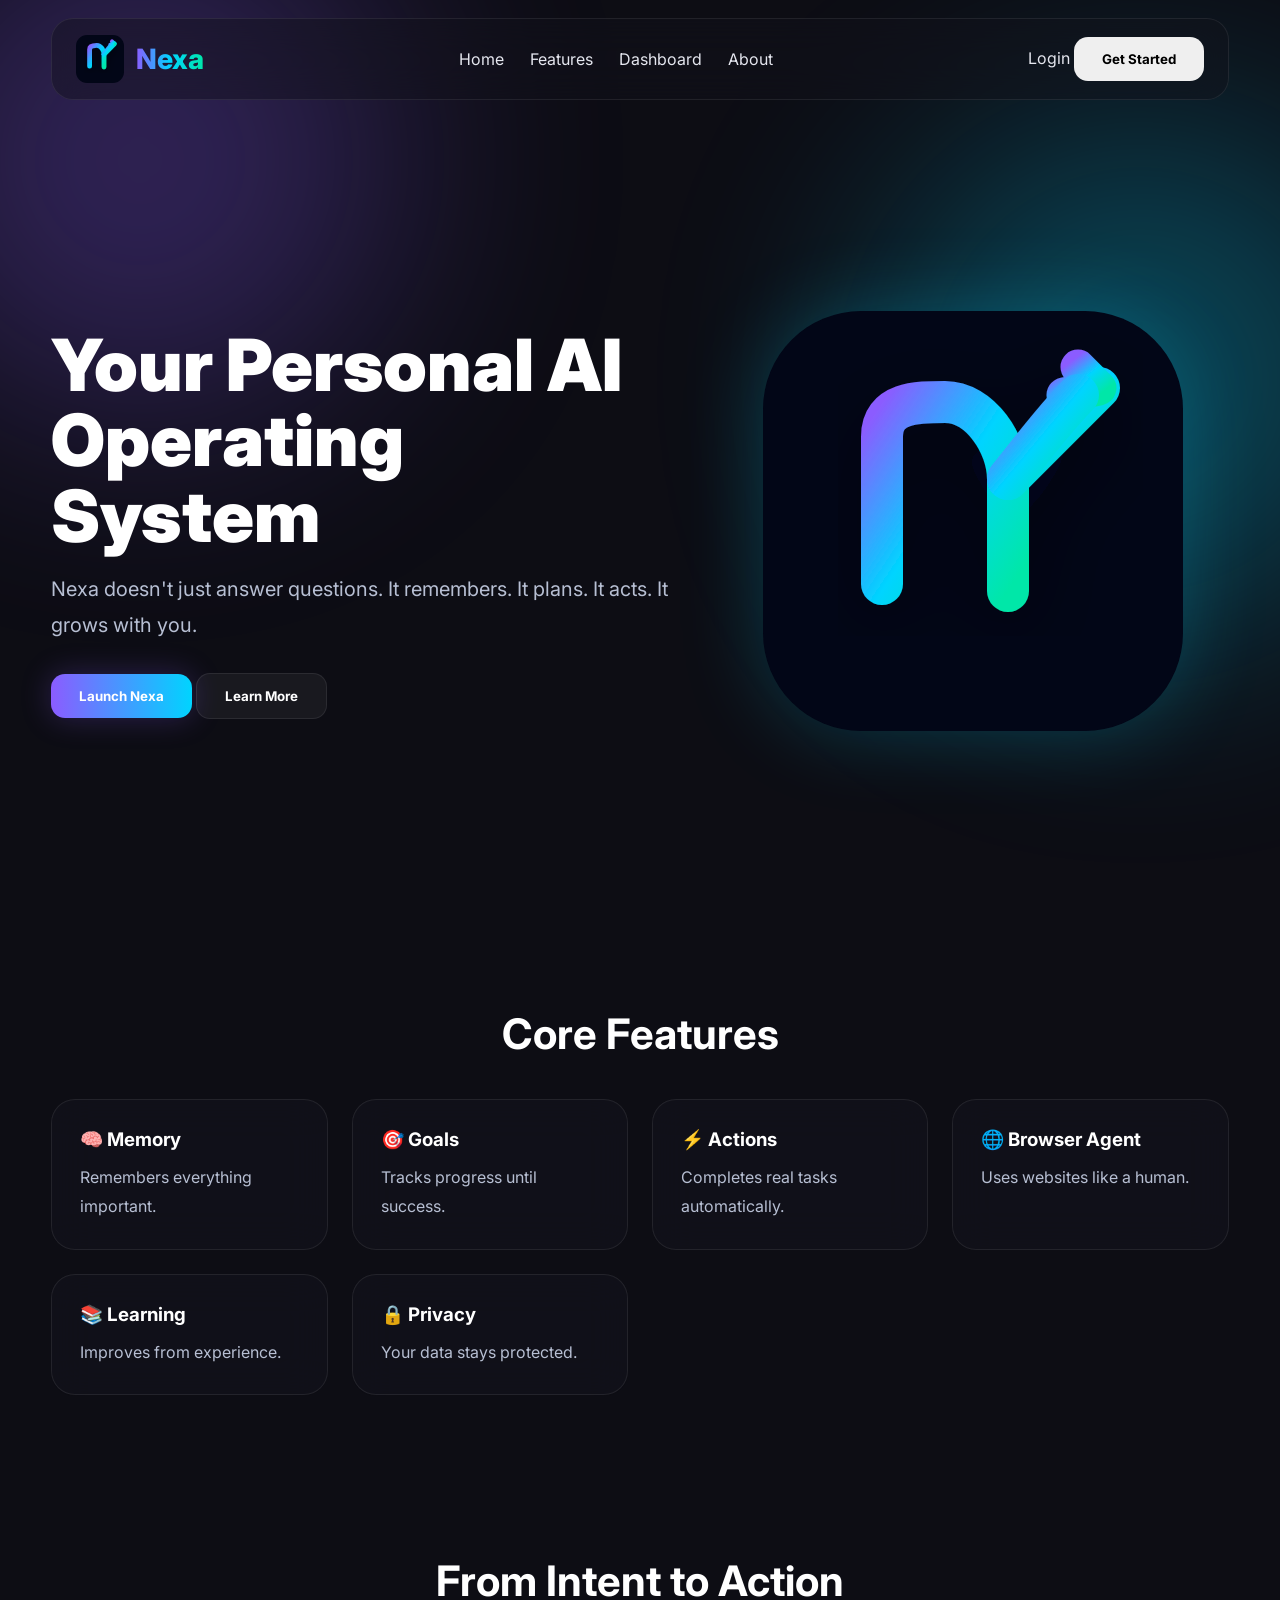
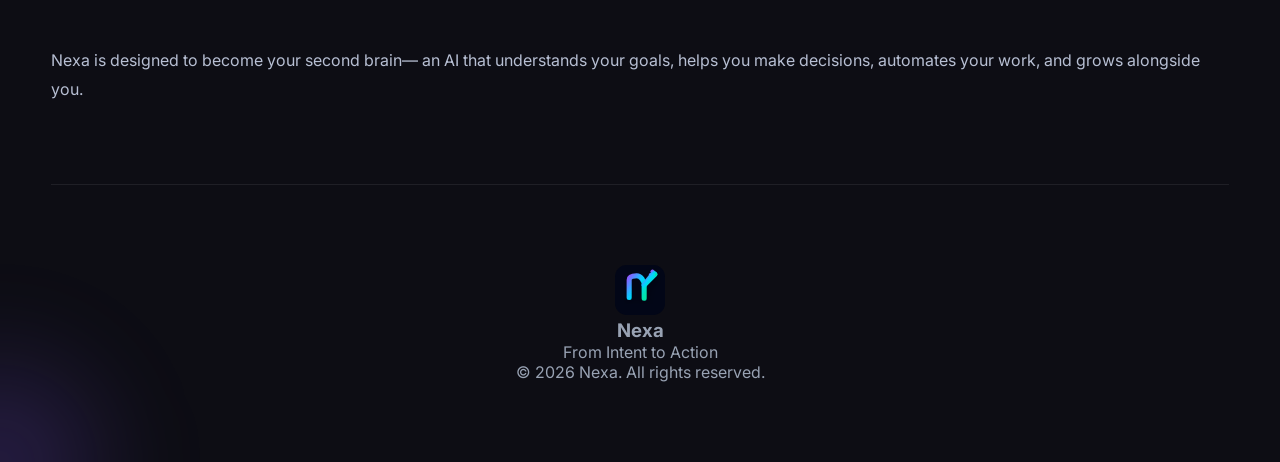
<file: index.html/index.html>
<!DOCTYPE html>
<html lang="en">
<head>

<meta charset="UTF-8">
<meta name="viewport" content="width=device-width, initial-scale=1.0">

<title>Nexa | From Intent to Action</title>

<link rel="preconnect" href="https://fonts.googleapis.com">
<link rel="preconnect" href="https://fonts.gstatic.com" crossorigin>

<link href="https://fonts.googleapis.com/css2?family=Inter:wght@300;400;500;600;700;800;900&display=swap" rel="stylesheet">

<link rel="stylesheet" href="/nexa_premium_style.css">

<style>
  nav {
    position: static !important;
    top: auto !important;
  }
</style>

<link rel="icon" href="/images/logo.svg" type="image/svg+xml">

</head>

<body>

<!-- Background -->

<div class="background">
    <div class="blur blur1"></div>
    <div class="blur blur2"></div>
</div>

<!-- Navigation -->

<nav>

<div class="logo">

<img src="/images/logo.svg" alt="Nexa Logo">

<span>Nexa</span>

</div>

<ul>

<li><a href="#">Home</a></li>
<li><a href="#">Features</a></li>
<li><a href="/dashboard/dashboard.html">Dashboard</a></li>
<li><a href="#">About</a></li>

</ul>

<div class="nav-buttons">

<a class="login" href="/frontend.gitkeep/Nexa_Authentication_Starter/login.html">Login</a>

<button class="start">Get Started</button>

</div>

</nav>

<!-- Hero -->

<section class="hero">

<div class="hero-left">

<h1>

Your Personal

<span>AI Operating System</span>

</h1>

<p>

Nexa doesn't just answer questions.

It remembers.

It plans.

It acts.

It grows with you.

</p>

<div class="hero-buttons">

<button class="primary">

Launch Nexa

</button>

<button class="secondary">

Learn More

</button>

</div>

</div>

<div class="hero-right">

<img src="/images/logo.svg" alt="Nexa">

</div>

</section>

<!-- Features -->

<section class="features">

<h2>Core Features</h2>

<div class="cards">

<div class="card">

<h3>🧠 Memory</h3>

<p>

Remembers everything important.

</p>

</div>

<div class="card">

<h3>🎯 Goals</h3>

<p>

Tracks progress until success.

</p>

</div>

<div class="card">

<h3>⚡ Actions</h3>

<p>

Completes real tasks automatically.

</p>

</div>

<div class="card">

<h3>🌐 Browser Agent</h3>

<p>

Uses websites like a human.

</p>

</div>

<div class="card">

<h3>📚 Learning</h3>

<p>

Improves from experience.

</p>

</div>

<div class="card">

<h3>🔒 Privacy</h3>

<p>

Your data stays protected.

</p>

</div>

</div>

</section>

<!-- Vision -->

<section class="vision">

<h2>

From Intent to Action

</h2>

<p>

Nexa is designed to become your second brain—

an AI that understands your goals,

helps you make decisions,

automates your work,

and grows alongside you.

</p>

</section>

<!-- Footer -->

<footer>

<img src="/images/logo.svg" width="50">

<h3>Nexa</h3>

<p>

From Intent to Action

</p>

<p>

© 2026 Nexa. All rights reserved.

</p>

</footer>

<script src="/script.js"></script>

</body>
</html>
</file>
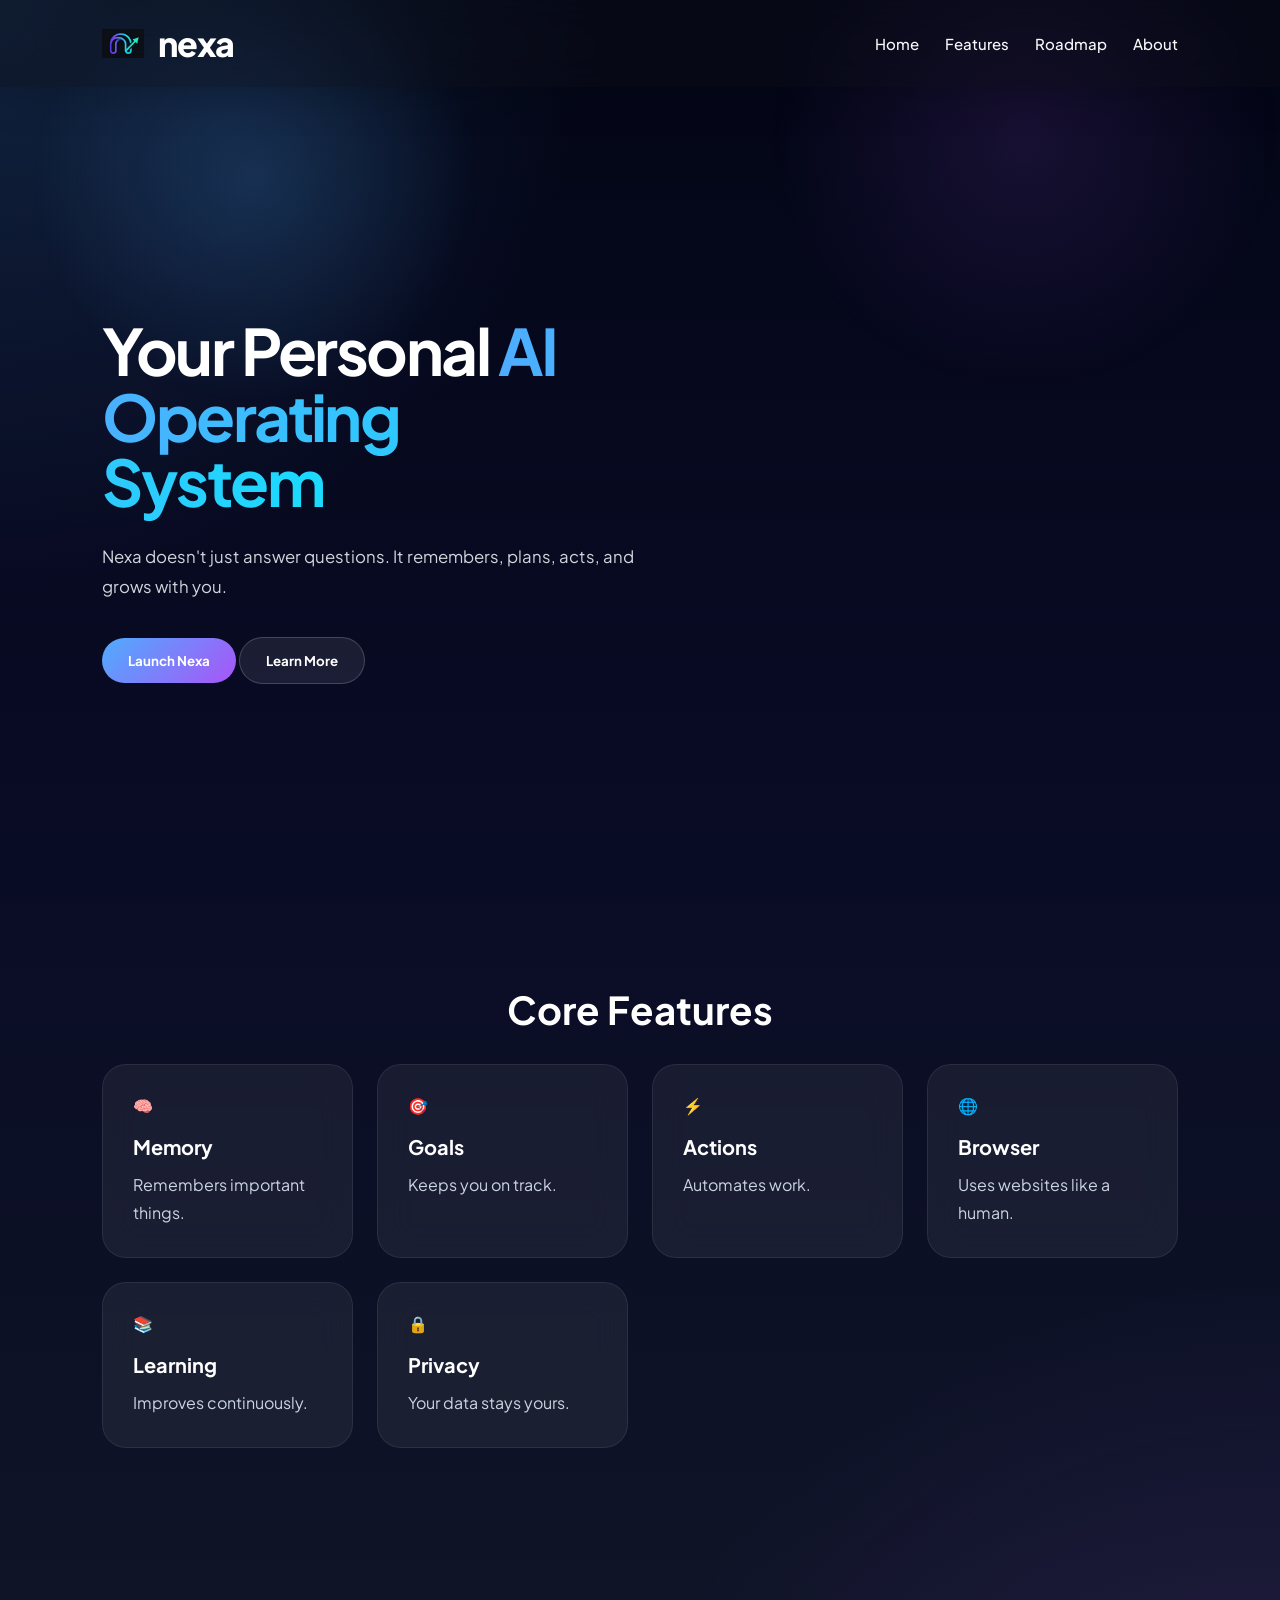
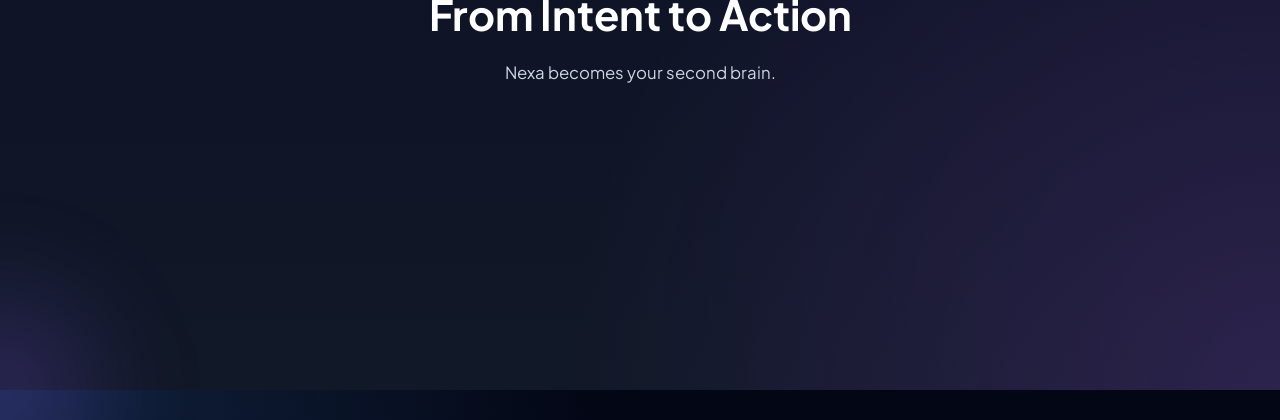
<file: Nexa_Premium_Index.html>
<!DOCTYPE html>
<html lang="en">
<head>
<meta charset="UTF-8">
<meta name="viewport" content="width=device-width,initial-scale=1.0">
<title>Nexa | From Intent to Action</title>
<link href="https://fonts.googleapis.com/css2?family=Plus+Jakarta+Sans:wght@300;400;500;600;700;800&display=swap" rel="stylesheet">
<style>
*{margin:0;padding:0;box-sizing:border-box;font-family:'Plus Jakarta Sans',Inter,sans-serif}
body{overflow-x:hidden;background:radial-gradient(circle at top left,rgba(79,172,254,.18),transparent 25%),radial-gradient(circle at bottom right,rgba(168,85,247,.18),transparent 30%),linear-gradient(180deg,#030615,#090b25 38%,#111827 100%);color:#fff;scroll-behavior:smooth}
body::before{content:"";position:fixed;inset:0;background:radial-gradient(circle at 20% 20%,rgba(79,172,254,.18),transparent 18%),radial-gradient(circle at 80% 15%,rgba(168,85,247,.12),transparent 20%);pointer-events:none;z-index:-1}
nav{display:flex;align-items:center;justify-content:space-between;padding:22px 8%;position:sticky;top:0;background:rgba(7,11,27,.8);backdrop-filter:blur(18px);box-shadow:0 10px 40px rgba(0,0,0,.18);z-index:10;transition:background .35s ease,transform .35s ease}
.logo{font-family:'Plus Jakarta Sans',Inter,sans-serif;font-size:34px;font-weight:900;letter-spacing:-.04em;text-transform:lowercase;display:flex;align-items:center;gap:14px}
.logo img{width:42px;height:42px;object-fit:contain}
nav ul{display:flex;gap:26px;list-style:none}
nav a{text-decoration:none;color:#f8fafc;font-size:15px;font-weight:500;transition:color .25s ease}
nav a:hover{color:#7dd3fc}
button{padding:14px 26px;border:none;border-radius:999px;font-weight:700;cursor:pointer;transition:transform .35s ease,box-shadow .35s ease,background .35s ease,color .35s ease}
.primary{background:linear-gradient(135deg,#4facfe,#a855f7);color:#fff}
.secondary{background:rgba(255,255,255,.08);border:1px solid rgba(255,255,255,.18);color:#fff}
button:hover{transform:translateY(-3px);box-shadow:0 18px 40px rgba(79,172,254,.18)}
.hero{display:flex;flex-wrap:wrap;align-items:center;justify-content:space-between;padding:100px 8%;min-height:92vh}
.hero-left{max-width:560px;animation:fade 1s ease-out forwards}
.hero h1{font-size:clamp(3rem,5vw,5.25rem);line-height:1.02;letter-spacing:-.04em;max-width:11ch}
.hero h1 span{background:linear-gradient(90deg,#4facfe,#00f2fe,#be22ff);background-size:300%;-webkit-background-clip:text;-webkit-text-fill-color:transparent;animation:g 5s linear infinite}
@keyframes g{to{background-position:300%}}
.hero p{margin:28px 0 34px;color:#d1d5db;font-size:1.05rem;max-width:620px;line-height:1.8}
.features{padding:70px 8%}.features h2{text-align:center;margin-bottom:30px;font-size:2.4rem}
.cards{display:grid;grid-template-columns:repeat(auto-fit,minmax(240px,1fr));gap:24px}
.card{background:rgba(255,255,255,.06);backdrop-filter:blur(18px);border:1px solid rgba(255,255,255,.08);padding:30px;border-radius:24px;transition:transform .45s ease,box-shadow .45s ease,opacity .45s ease;opacity:0;transform:translateY(32px)}
.card.show,.vision.show,footer.show{opacity:1;transform:translateY(0)}
.card:hover{transform:translateY(-12px) scale(1.02);box-shadow:0 24px 60px rgba(79,172,254,.16)}
.card h3{margin:18px 0 12px;font-size:1.25rem}
.card p{color:#cbd5e1;line-height:1.75}
.vision,footer{padding:70px 8%;text-align:center;opacity:0;transform:translateY(30px);transition:.7s}
.vision h2{font-size:2.6rem;margin-bottom:18px}
.vision p{max-width:680px;margin:0 auto;color:#cbd5e1;line-height:1.8;font-size:1.05rem}
footer{padding-bottom:90px}
footer h3{margin-bottom:18px;font-size:1.6rem}
footer p{color:#94a3b8}
@keyframes fade{from{opacity:0;transform:translateY(25px)}to{opacity:1;transform:translateY(0)}}
</style>
</head>
<body>
<nav><div class="logo"><img src="WhatsApp Image 2026-06-21 at 10.13.36 PM.jpeg" alt="Nexa logo">Nexa</div><ul><li><a href="#">Home</a></li><li><a href="#">Features</a></li><li><a href="#">Roadmap</a></li><li><a href="#">About</a></li></ul></nav>
<section class="hero">
<div class="hero-left">
<h1>Your Personal <span>AI Operating System</span></h1>
<p>Nexa doesn't just answer questions. It remembers, plans, acts, and grows with you.</p>
<button class="primary">Launch Nexa</button>
<button class="secondary">Learn More</button>
</div>
</section>
<section class="features"><h2>Core Features</h2>
<div class="cards">
<div class="card">🧠 <h3>Memory</h3><p>Remembers important things.</p></div>
<div class="card">🎯 <h3>Goals</h3><p>Keeps you on track.</p></div>
<div class="card">⚡ <h3>Actions</h3><p>Automates work.</p></div>
<div class="card">🌐 <h3>Browser</h3><p>Uses websites like a human.</p></div>
<div class="card">📚 <h3>Learning</h3><p>Improves continuously.</p></div>
<div class="card">🔒 <h3>Privacy</h3><p>Your data stays yours.</p></div>
</div></section>
<section class="vision"><h2>From Intent to Action</h2><p>Nexa becomes your second brain.</p></section>
<footer><h3>Nexa</h3><p>©2026 All rights reserved.</p></footer>
<script>
// =========================
// Nexa Script
// =========================

document.addEventListener("DOMContentLoaded", () => {

    // Reveal animation
    const reveals = document.querySelectorAll(".card, .hero-left, .hero-right, .vision");

    const observer = new IntersectionObserver((entries)=>{
        entries.forEach(entry=>{
            if(entry.isIntersecting){
                entry.target.style.opacity="1";
                entry.target.style.transform="translateY(0)";
            }
        });
    },{threshold:0.15});

    reveals.forEach(item=>{
        item.style.opacity="0";
        item.style.transform="translateY(50px)";
        item.style.transition="0.8s ease";
        observer.observe(item);
    });

    // Smooth Scroll

    document.querySelectorAll("a").forEach(link=>{

        link.addEventListener("click",function(e){

            const href=this.getAttribute("href");

            if(href && href.startsWith("#")){

                e.preventDefault();

                document.querySelector(href).scrollIntoView({
                    behavior:"smooth"
                });

            }

        });

    });

});

// Mouse Glow

const glow=document.createElement("div");

glow.style.position="fixed";
glow.style.width="300px";
glow.style.height="300px";
glow.style.borderRadius="50%";
glow.style.pointerEvents="none";
glow.style.background="radial-gradient(circle, rgba(139,92,255,.25), transparent 70%)";
glow.style.filter="blur(40px)";
glow.style.transform="translate(-50%,-50%)";
glow.style.zIndex="-1";

document.body.appendChild(glow);

window.addEventListener("mousemove",(e)=>{
    glow.style.left=e.clientX+"px";
    glow.style.top=e.clientY+"px";
});

// Navbar Blur

window.addEventListener("scroll",()=>{
    const nav=document.querySelector("nav");
    if(window.scrollY>20){
        nav.style.background="rgba(15,15,25,.75)";
        nav.style.backdropFilter="blur(18px)";
    }else{
        nav.style.background="rgba(15,15,25,.35)";
    }
});

// Floating Logo

const logo=document.querySelector(".hero-right img");

if(logo){
    setInterval(()=>{
        logo.animate([
            { transform:"translateY(0px)" },
            { transform:"translateY(-12px)" },
            { transform:"translateY(0px)" }
        ],{
            duration:3500,
            iterations:1
        });
    },3500);
}
</script>
</body></html>
</file>
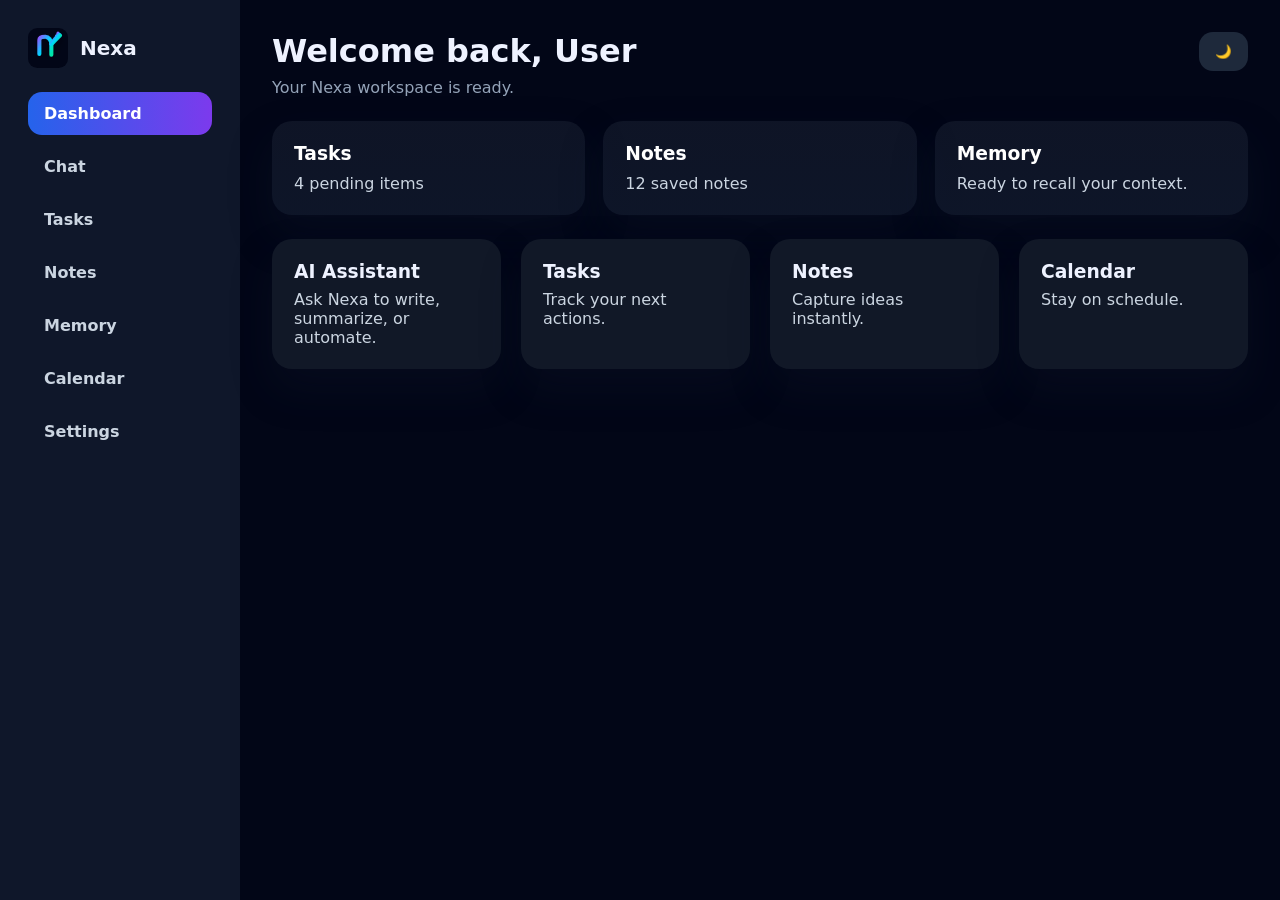
<file: dashboard/dashboard.html>
<!DOCTYPE html>
<html lang="en">
<head>
  <meta charset="UTF-8">
  <meta name="viewport" content="width=device-width, initial-scale=1.0">
  <title>Nexa Dashboard</title>
  <link rel="stylesheet" href="dashboard.css">
</head>
<body>
  <aside>
    <div class="brand">
      <img src="../images/logo.svg" alt="Nexa logo">
      <h1>Nexa</h1>
    </div>
    <nav>
      <a class="active" href="#">Dashboard</a>
      <a href="#">Chat</a>
      <a href="#">Tasks</a>
      <a href="#">Notes</a>
      <a href="#">Memory</a>
      <a href="#">Calendar</a>
      <a href="#">Settings</a>
    </nav>
  </aside>
  <main>
    <header>
      <div>
        <h2>Welcome back, User</h2>
        <p>Your Nexa workspace is ready.</p>
      </div>
      <div class="actions">
        <button id="theme">🌙</button>
      </div>
    </header>
    <section class="stats">
      <article class="stat-card">
        <h3>Tasks</h3>
        <p>4 pending items</p>
      </article>
      <article class="stat-card">
        <h3>Notes</h3>
        <p>12 saved notes</p>
      </article>
      <article class="stat-card">
        <h3>Memory</h3>
        <p>Ready to recall your context.</p>
      </article>
    </section>
    <section class="grid">
      <div class="card"><h3>AI Assistant</h3><p>Ask Nexa to write, summarize, or automate.</p></div>
      <div class="card"><h3>Tasks</h3><p>Track your next actions.</p></div>
      <div class="card"><h3>Notes</h3><p>Capture ideas instantly.</p></div>
      <div class="card"><h3>Calendar</h3><p>Stay on schedule.</p></div>
    </section>
  </main>
  <script src="dashboard.js"></script>
</body>
</html>
</file>
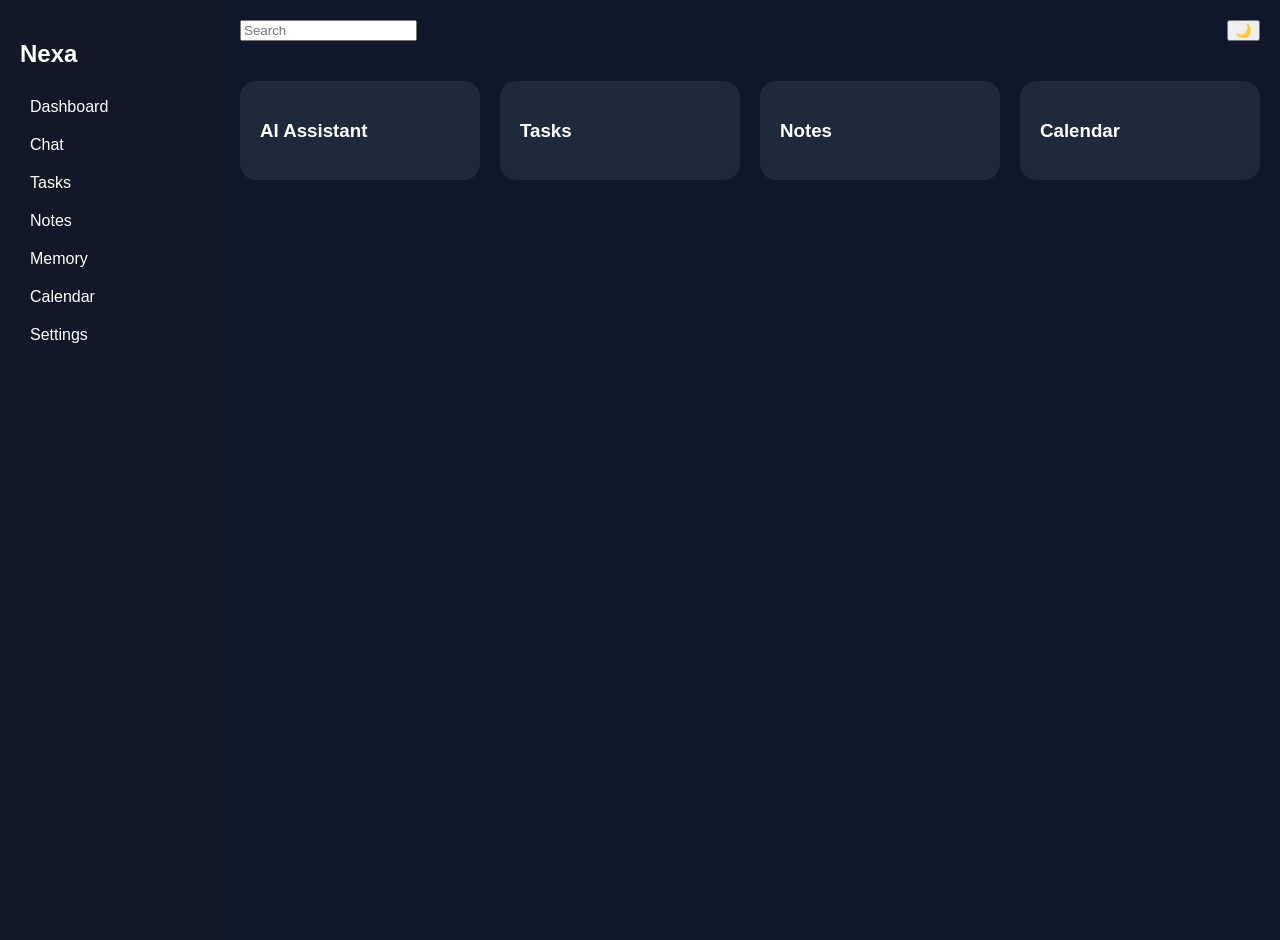
<file: dashboard.gitkeep/Nexa_Dashboard_Starter/dashboard.html>
<!doctype html><html><head><meta charset='utf-8'><meta name='viewport' content='width=device-width,initial-scale=1'><title>Nexa Dashboard</title><link rel='stylesheet' href='css/dashboard.css'></head><body><aside><h2>Nexa</h2><nav><a>Dashboard</a><a>Chat</a><a>Tasks</a><a>Notes</a><a>Memory</a><a>Calendar</a><a>Settings</a></nav></aside><main><header><input placeholder='Search'><button id='theme'>🌙</button></header><section class='grid'><div class='card'><h3>AI Assistant</h3></div><div class='card'><h3>Tasks</h3></div><div class='card'><h3>Notes</h3></div><div class='card'><h3>Calendar</h3></div></section><script src='js/dashboard.js'></script></main></body></html>
</file>
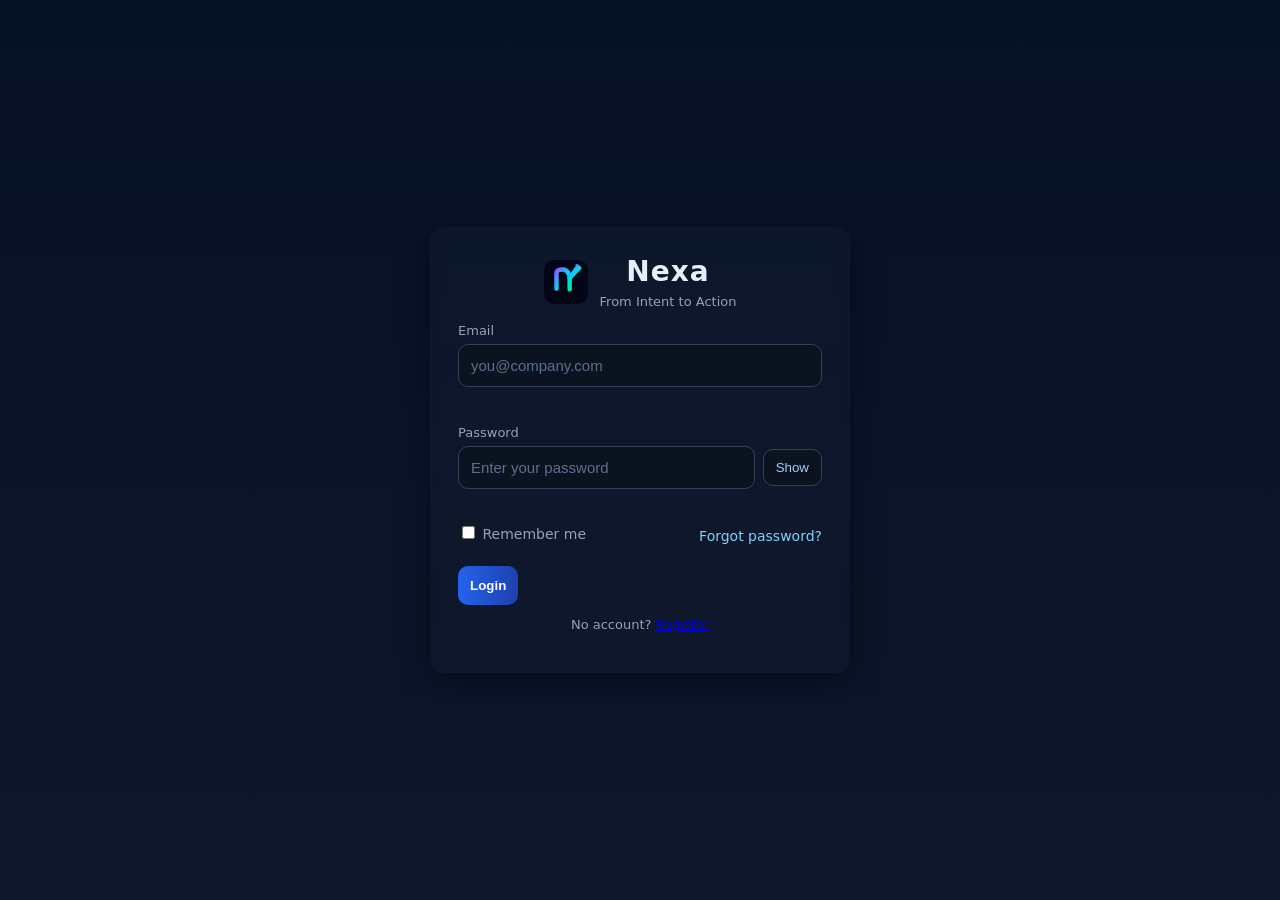
<file: frontend.gitkeep/Nexa_Authentication_Starter/login.html>
<!DOCTYPE html>
<html>
<head>
	<meta charset='UTF-8'>
	<meta name='viewport' content='width=device-width,initial-scale=1'>
	<title>Nexa Login</title>
	<link rel='stylesheet' href='css/auth.css'>
 </head>
<body>
	<div class='card' role='main' aria-labelledby='site-title'>
		<header class='card-header'>
			<div class="brand">
				<img src="../../images/logo.svg" alt="Nexa logo" class="brand-logo">
				<div>
					<h1 id='site-title'>Nexa</h1>
					<p class='tagline'>From Intent to Action</p>
				</div>
			</div>
		</header>

		<form id='loginForm' novalidate>
			<div class='field'>
				<label for='email'>Email</label>
				<input id='email' name='email' type='email' placeholder='you@company.com' required aria-required='true'>
				<span class='error' id='emailError' aria-live='polite'></span>
			</div>

			<div class='field pw'>
				<label for='pw'>Password</label>
				<div class='pw-row'>
					<input id='pw' name='password' type='password' placeholder='Enter your password' required aria-required='true' minlength='8'>
					<button type='button' id='toggle' aria-pressed='false' aria-label='Show password'>Show</button>
				</div>
				<span class='error' id='pwError' aria-live='polite'></span>
			</div>

			<div class='options'>
				<label class='remember'><input id='remember' name='remember' type='checkbox'> Remember me</label>
				<a class='forgot' href='forgot-password.html'>Forgot password?</a>
			</div>

			<button class='submit' type='submit'>Login</button>

			<p class='meta'>No account? <a href='register.html'>Register</a></p>

			<div id='formMessage' class='form-message' aria-live='polite'></div>
		</form>
	</div>

	<script src='js/login.js'></script>
</body>
</html>
</file>
<file: nexa_premium_style.css>
/* Nexa Premium Theme */
@import url('https://fonts.googleapis.com/css2?family=Inter:wght@300;400;500;600;700;800;900&display=swap');

:root{
--bg:#0D0D14;
--card:rgba(20,20,30,.55);
--border:rgba(255,255,255,.08);
--p:#8B5CFF;
--b:#6A4CFF;
--c:#00D4FF;
--g:#00E7A8;
--text:#fff;
--muted:#b7bfd3;
}
*{margin:0;padding:0;box-sizing:border-box;font-family:Inter,sans-serif}
html{scroll-behavior:smooth}
body{
background:var(--bg);
color:var(--text);
overflow-x:hidden;
}
body::before,body::after{
content:"";
position:fixed;
width:520px;height:520px;
border-radius:50%;
filter:blur(120px);
opacity:.28;
z-index:-2;
}
body::before{background:var(--p);left:-120px;top:-100px}
body::after{background:var(--c);right:-120px;top:120px}
nav{
position:static;
margin:18px auto;
width:min(1200px,92%);
display:flex;align-items:center;justify-content:space-between;
padding:16px 24px;
background:rgba(18,18,28,.45);
backdrop-filter:blur(18px);
border:1px solid var(--border);
border-radius:22px;
}
.logo{display:flex;align-items:center;gap:12px;font-weight:800;font-size:28px}
.logo img{width:48px}
.logo span,.gradient{
background:linear-gradient(90deg,var(--p),var(--c),var(--g));
-webkit-background-clip:text;
-webkit-text-fill-color:transparent;
}
nav ul{display:flex;gap:26px;list-style:none}
nav a{color:#e5e7ef;text-decoration:none;transition:.25s}
nav a:hover{color:var(--c)}
button{
border:none;border-radius:14px;padding:14px 28px;
cursor:pointer;font-weight:700;transition:.25s
}
.primary{
background:linear-gradient(90deg,var(--p),var(--c));
color:#fff;
box-shadow:0 0 30px rgba(139,92,255,.25);
}
.secondary{
background:rgba(255,255,255,.05);
border:1px solid var(--border);
color:#fff;
}
button:hover{transform:translateY(-3px)}
.hero{
min-height:90vh;
width:min(1200px,92%);
margin:auto;
display:grid;
grid-template-columns:1.1fr .9fr;
align-items:center;
gap:40px;
}
.hero h1{
font-size:72px;
line-height:1.05;
font-weight:900;
margin-bottom:18px;
}
.hero p{
font-size:20px;
color:var(--muted);
line-height:1.8;
margin-bottom:30px;
}
.hero-right{text-align:center}
.hero-right img{
width:min(420px,90%);
filter:drop-shadow(0 0 40px rgba(0,212,255,.22));
animation:float 5s ease-in-out infinite;
}
@keyframes float{
50%{transform:translateY(-10px)}
}
.features,.vision,footer{
width:min(1200px,92%);
margin:auto;
padding:80px 0;
}
.features h2,.vision h2{
text-align:center;
font-size:42px;
margin-bottom:40px;
}
.cards{
display:grid;
grid-template-columns:repeat(auto-fit,minmax(260px,1fr));
gap:24px;
}
.card{
background:var(--card);
backdrop-filter:blur(20px);
border:1px solid var(--border);
border-radius:24px;
padding:28px;
transition:.3s;
}
.card:hover{
transform:translateY(-8px);
border-color:rgba(139,92,255,.6);
box-shadow:0 0 30px rgba(139,92,255,.15);
}
.card h3{margin-bottom:12px}
.card p,.vision p{color:var(--muted);line-height:1.8}
footer{
text-align:center;
border-top:1px solid var(--border);
color:#98a2b3;
}
@media(max-width:900px){
nav ul{display:none}
.hero{grid-template-columns:1fr;text-align:center}
.hero h1{font-size:48px}
}
</file>
<file: dashboard/dashboard.css>
*{box-sizing:border-box}
body{margin:0;font-family:Inter,system-ui,Helvetica,Arial,sans-serif;background:#020617;color:#eef2ff;display:grid;grid-template-columns:240px 1fr;min-height:100vh}
aside{background:#0f172a;padding:28px;display:flex;flex-direction:column;gap:24px}
.brand{display:flex;align-items:center;gap:12px}
.brand img{width:40px;height:40px}
.brand h1{font-size:20px;margin:0}
nav{display:grid;gap:10px}
nav a{display:block;padding:12px 16px;border-radius:14px;color:#cbd5e1;text-decoration:none;font-weight:600}
nav a.active,nav a:hover{background:linear-gradient(90deg,#2563eb,#7c3aed);color:#fff}
main{padding:32px;display:flex;flex-direction:column;gap:24px}
header{display:flex;justify-content:space-between;align-items:flex-start;gap:20px}
header h2{margin:0;font-size:2rem}
header p{margin:8px 0 0;color:#94a3b8}
.actions button{padding:12px 16px;border:none;border-radius:14px;background:#1e293b;color:#fff;cursor:pointer}
.stats{display:grid;grid-template-columns:repeat(auto-fit,minmax(180px,1fr));gap:18px}
.stat-card{padding:22px;border-radius:20px;background:linear-gradient(180deg,rgba(71,85,105,.18),rgba(15,23,42,.9));box-shadow:0 20px 40px rgba(15,23,42,.35)}
.stat-card h3{margin:0 0 10px;color:#fff}
.stat-card p{margin:0;color:#cbd5e1}
.grid{display:grid;grid-template-columns:repeat(auto-fit,minmax(220px,1fr));gap:20px}
.card{padding:22px;border-radius:20px;background:#111827;box-shadow:0 20px 40px rgba(15,23,42,.3)}
.card h3{margin:0 0 8px}
.card p{margin:0;color:#cbd5e1}
@media(max-width:900px){body{grid-template-columns:1fr}aside{flex-direction:row;align-items:center;justify-content:space-between;height:auto}main{padding:20px}}
</file>
<file: dashboard.gitkeep/Nexa_Dashboard_Starter/css/dashboard.css>
body{margin:0;font-family:Arial;background:#0f172a;color:#fff;display:grid;grid-template-columns:220px 1fr}aside{background:#111827;padding:20px;height:100vh}.grid{display:grid;grid-template-columns:repeat(auto-fit,minmax(240px,1fr));gap:20px;padding:20px}.card{background:#1e293b;padding:20px;border-radius:16px}nav a{display:block;padding:10px}header{padding:20px;display:flex;justify-content:space-between}
</file>
<file: frontend.gitkeep/Nexa_Authentication_Starter/css/auth.css>
:root{--bg:#0f172a;--card:#0f172a88;--panel:#0f172a;--accent:#2563eb;--muted:#94a3b8;--surface:#111827;--input:#1f2937;--danger:#f87171}
*{box-sizing:border-box}
body{margin:0;font-family:Inter,system-ui,Segoe UI,Arial,sans-serif;background:linear-gradient(180deg,#071126 0%,#0f172a 100%);color:#e6eef8;display:grid;place-items:center;height:100vh}
.card{background:linear-gradient(180deg,rgba(255,255,255,0.02),rgba(255,255,255,0.01));backdrop-filter:blur(6px);padding:28px;border-radius:14px;width:min(420px,94%);box-shadow:0 10px 30px rgba(2,6,23,0.6)}
.card-header{text-align:center;margin-bottom:8px}
.card-header h1{margin:0;font-size:28px;letter-spacing:1px}
.tagline{margin:6px 0 0;color:var(--muted);font-size:13px}
.brand{display:flex;align-items:center;gap:12px;justify-content:center}
.brand-logo{width:44px;height:44px;object-fit:cover;border-radius:8px}
.field{margin-top:14px}
label{display:block;font-size:13px;color:var(--muted);margin-bottom:6px}
input[type='email'],input[type='password']{width:100%;padding:12px;border-radius:10px;border:1px solid #334155;background:#0b1220;color:#e6eef8;font-size:15px}
input::placeholder{color:#5b708e}
input:focus{outline:none;box-shadow:0 0 0 4px rgba(37,99,235,0.12);border-color:var(--accent)}
.pw-row{display:flex;gap:8px;align-items:center}
#toggle{flex:0 0 auto;padding:10px 12px;border-radius:10px;border:1px solid #334155;background:#0b1220;color:#9ecbff;cursor:pointer}
#toggle[aria-pressed='true']{background:#123256}
.options{display:flex;justify-content:space-between;align-items:center;margin-top:10px}
.remember{color:var(--muted);font-size:14px}
.forgot{color:#7dd3fc;text-decoration:none;font-size:14px}
.submit{margin-top:18px;padding:12px;border-radius:10px;border:0;background:linear-gradient(90deg,var(--accent),#1e40af);color:#fff;font-weight:600;cursor:pointer}
.submit:active{transform:translateY(1px)}
.meta{margin-top:12px;color:var(--muted);font-size:13px;text-align:center}
.form-message{margin-top:10px;font-size:14px;text-align:center}
.error{display:block;color:var(--danger);font-size:13px;height:18px;margin-top:6px}
@media (max-width:420px){.card{padding:20px}}
</file>
